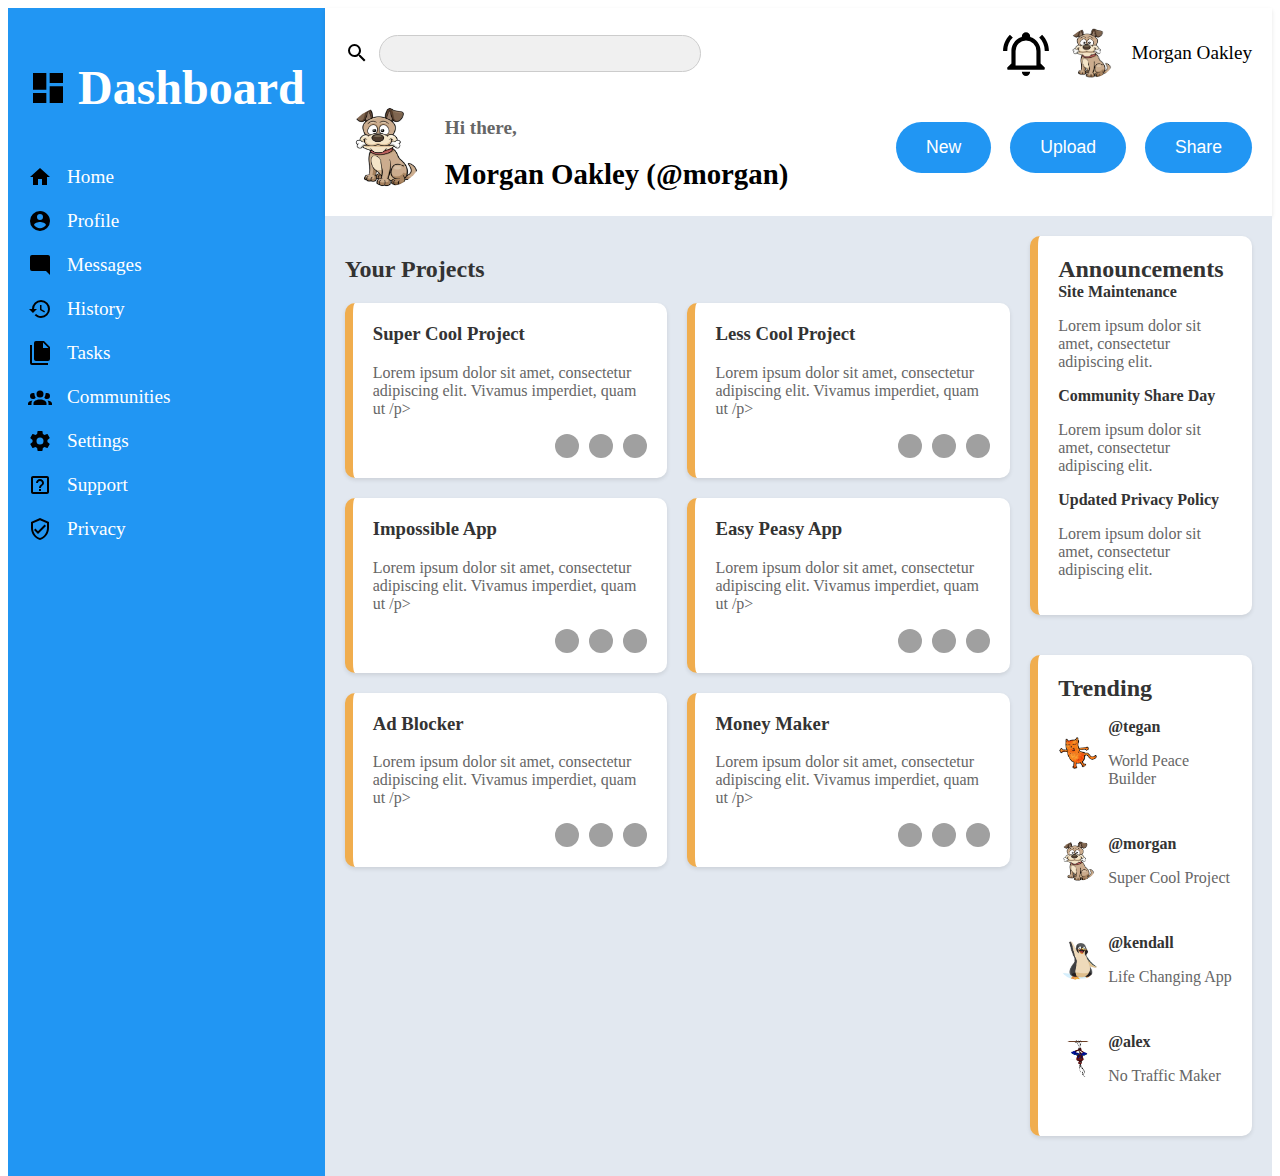
<file: admin_dashboard/index.html>
<!DOCTYPE html>
<html lang="en">
<head>
    <meta charset="UTF-8">
    <meta name="viewport" content="width=device-width, initial-scale=1.0">
    <title>Admin Dashboard</title>
    <link rel="stylesheet" href="style.css">
</head>
<body>
    <div class="container">
        <aside class="sidebar">
            <div class="logo">
                <h1><img src="menu/dashboard.svg" alt="Dashboard"> Dashboard</h1>
            </div>
            <nav>
                <ul>
                    <li><a href="#"><img src="menu/home.svg" alt="Home"> Home</a></li>
                    <li><a href="#"><img src="menu/profile.svg" alt="Profile"> Profile</a></li>
                    <li><a href="#"><img src="menu/message.svg" alt="Messages"> Messages</a></li>
                    <li><a href="#"><img src="menu/history.svg" alt="History"> History</a></li>
                    <li><a href="#"><img src="menu/tasks.svg" alt="Tasks"> Tasks</a></li>
                    <li><a href="#"><img src="menu/communities.svg" alt="Communities"> Communities</a></li>
                </ul>
            </nav>
            <div class="settings">
                <ul>
                    <li><a href="#"><img src="menu/settings.svg" alt="Settings"> Settings</a></li>
                    <li><a href="#"><img src="menu/support.svg" alt="Support"> Support</a></li>
                    <li><a href="#"><img src="menu/privacy.svg" alt="Privacy"> Privacy</a></li>
                </ul>
            </div>
        </aside>
        <header class="header">
            <div class="top-bar">
                <div class="search-bar">
                <img src="menu/search.svg">
                <input type="text">
            </div>
            <div class="user-profile">
                <img src="menu/bell-ring-outline.svg" alt="Notification">
                <img src="avatars/cartoon-dog.webp" alt="User Avatar">
                <span>Morgan Oakley</span>
            </div>
            </div>
            <div class="greeting">
                <div class="user-greeting">
                    <img src="avatars/cartoon-dog.webp" alt="User Avatar">
                    <div>
                        <p><b>Hi there,</b></p>
                        <h2>Morgan Oakley (@morgan)</h2>
                    </div>
                </div>
                <div class="header-buttons">
                    <button>New</button>
                    <button>Upload</button>
                    <button>Share</button>
                </div>
            </div>
        </header>
        <main class="main-content">
            <div class="projects">
                <h2>Your Projects</h2>
                <div class="project-cards">
                    <div class="card">
                        <h3>Super Cool Project</h3>
                        <p>Lorem ipsum dolor sit amet, consectetur adipiscing elit. Vivamus imperdiet, quam ut /p>
                        <div class="card-actions">
                        <span class="star"></span>
                        <span class="eye"></span>
                        <span class="lightbulb"></span>
                    </div>
                    </div>
                    <div class="card">
                        <h3>Less Cool Project</h3>
                        <p>Lorem ipsum dolor sit amet, consectetur adipiscing elit. Vivamus imperdiet, quam ut /p>
                        <div class="card-actions">
                        <span class="star"></span>
                        <span class="eye"></span>
                        <span class="lightbulb"></span>
                    </div>
                    </div>
                    <div class="card">
                        <h3>Impossible App</h3>
                        <p>Lorem ipsum dolor sit amet, consectetur adipiscing elit. Vivamus imperdiet, quam ut /p>
                        <div class="card-actions">
                        <span class="star"></span>
                        <span class="eye"></span>
                        <span class="lightbulb"></span>
                    </div>
                    </div>
                    <div class="card">
                        <h3>Easy Peasy App</h3>
                        <p>Lorem ipsum dolor sit amet, consectetur adipiscing elit. Vivamus imperdiet, quam ut /p>
                        <div class="card-actions">
                        <span class="star"></span>
                        <span class="eye"></span>
                        <span class="lightbulb"></span>
                    </div>
                    </div>
                    <div class="card">
                        <h3>Ad Blocker</h3>
                        <p>Lorem ipsum dolor sit amet, consectetur adipiscing elit. Vivamus imperdiet, quam ut /p>
                        <div class="card-actions">
                        <span class="star"></span>
                        <span class="eye"></span>
                        <span class="lightbulb"></span>
                    </div>
                    </div>
                    <div class="card">
                        <h3>Money Maker</h3>
                        <p>Lorem ipsum dolor sit amet, consectetur adipiscing elit. Vivamus imperdiet, quam ut /p>
                        <div class="card-actions">
                        <span class="star"></span>
                        <span class="eye"></span>
                        <span class="lightbulb"></span>
                    </div>
                    </div>
                </div>
            </div>
            
            <div class="announcements">
                <h2>Announcements</h2>
                <ul>
                    <li>
                        <h4>Site Maintenance</h4>
                        <p>Lorem ipsum dolor sit amet, consectetur adipiscing elit.</p>
                    </li>
                    <li>
                        <h4>Community Share Day</h4>
                        <p>Lorem ipsum dolor sit amet, consectetur adipiscing elit.</p>
                    </li>
                    <li>
                        <h4>Updated Privacy Policy</h4>
                        <p>Lorem ipsum dolor sit amet, consectetur adipiscing elit.</p>
                    </li>
                </ul>
            </div>
            <div class="trending">
                <h2>Trending</h2>
                <ul>
                    <li>
                        <img src="avatars/cartoon-cat-38035371.webp" alt="">
                        <div>
                            <p>@tegan</p>
                            <p>World Peace Builder</p>
                        </div>
                    </li>
                    <li>
                        <img src="avatars/cartoon-dog.webp" alt="">
                        <div>
                            <p>@morgan</p>
                            <p>Super Cool Project</p>
                        </div>
                    </li>
                    <li>
                        <img src="avatars/penguin.webp" alt="">
                        <div>
                            <p>@kendall</p>
                            <p>Life Changing App</p>
                        </div>
                    </li>
                    <li>
                        <img src="avatars/spiderman.webp" alt="">
                        <div>
                            <p>@alex</p>
                            <p>No Traffic Maker</p>
                        </div>
                    </li>
                </ul>
            </div>
        </main>
    </div>
</body>
</html>
</file>
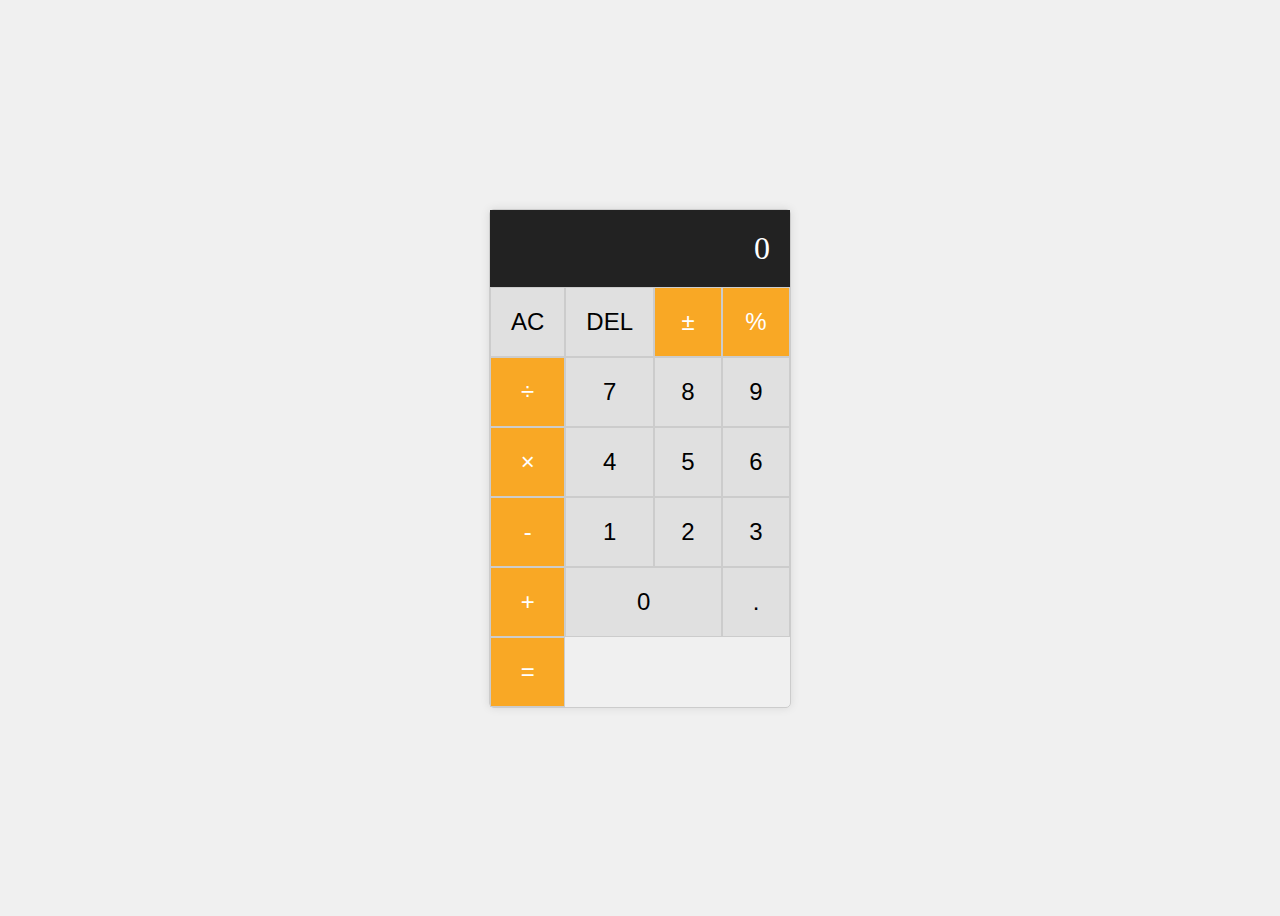
<file: calculator/index.html>
<!DOCTYPE html>
<html lang="en">
<head>
    <meta charset="UTF-8">
    <meta name="viewport" content="width=device-width, initial-scale=1.0">
    <title>Calculator</title>
    <link rel="stylesheet" href="style.css">
</head>
<body>
    <div class="calculator">
        <div class="display"></div>
        <div class="buttons">
            <button class="btn clear">AC</button>
            <button class="btn backspace">DEL</button>
            <button class="btn operator plus-minus">&plusmn;</button>
            <button class="btn operator percentage">%</button>
            <button class="btn operator">&divide;</button>

            <button class="btn">7</button>
            <button class="btn">8</button>
            <button class="btn">9</button>
            <button class="btn operator">&times;</button>

            <button class="btn">4</button>
            <button class="btn">5</button>
            <button class="btn">6</button>
            <button class="btn operator">-</button>

            <button class="btn">1</button>
            <button class="btn">2</button>
            <button class="btn">3</button>
            <button class="btn operator">+</button>

            <button class="btn zero">0</button>
            <button class="btn decimal">.</button>
            <button class="btn operator">=</button>
        </div>
    </div>
    <script src="script.js"></script>
</body>
</html>
</file>
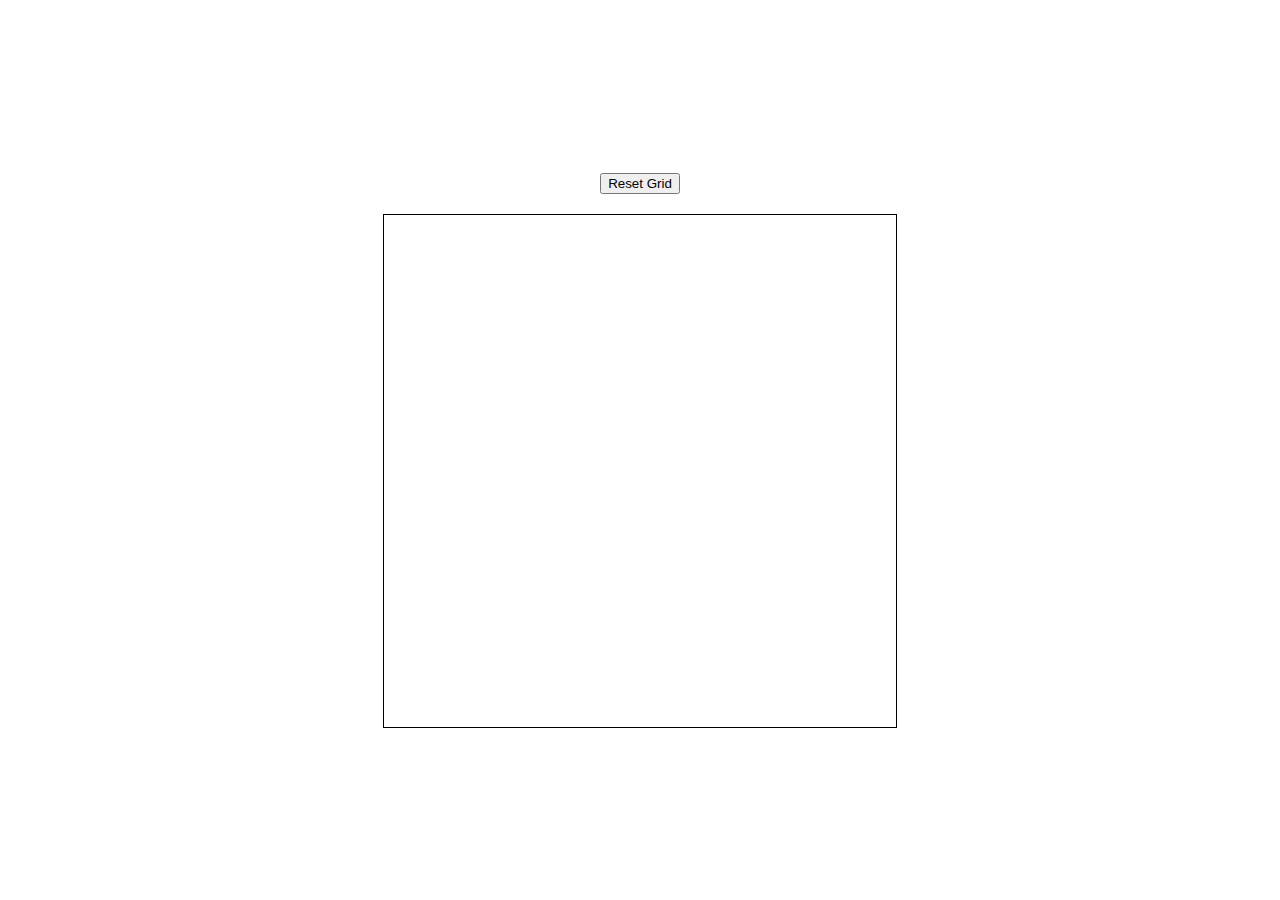
<file: etch_a_sketch/index.html>
<!DOCTYPE html>
<html lang="en">
<head>
    <meta charset="UTF-8">
    <meta name="viewport" content="width=device-width, initial-scale=1.0">
    <title>Etch-a-Sketch</title>
    <link rel="stylesheet" href="style.css">
</head>
<body>
    <button id="reset-button">Reset Grid</button>
    <div id="container"></div>
    <script src="script.js"></script>
</body>
</html>
</file>
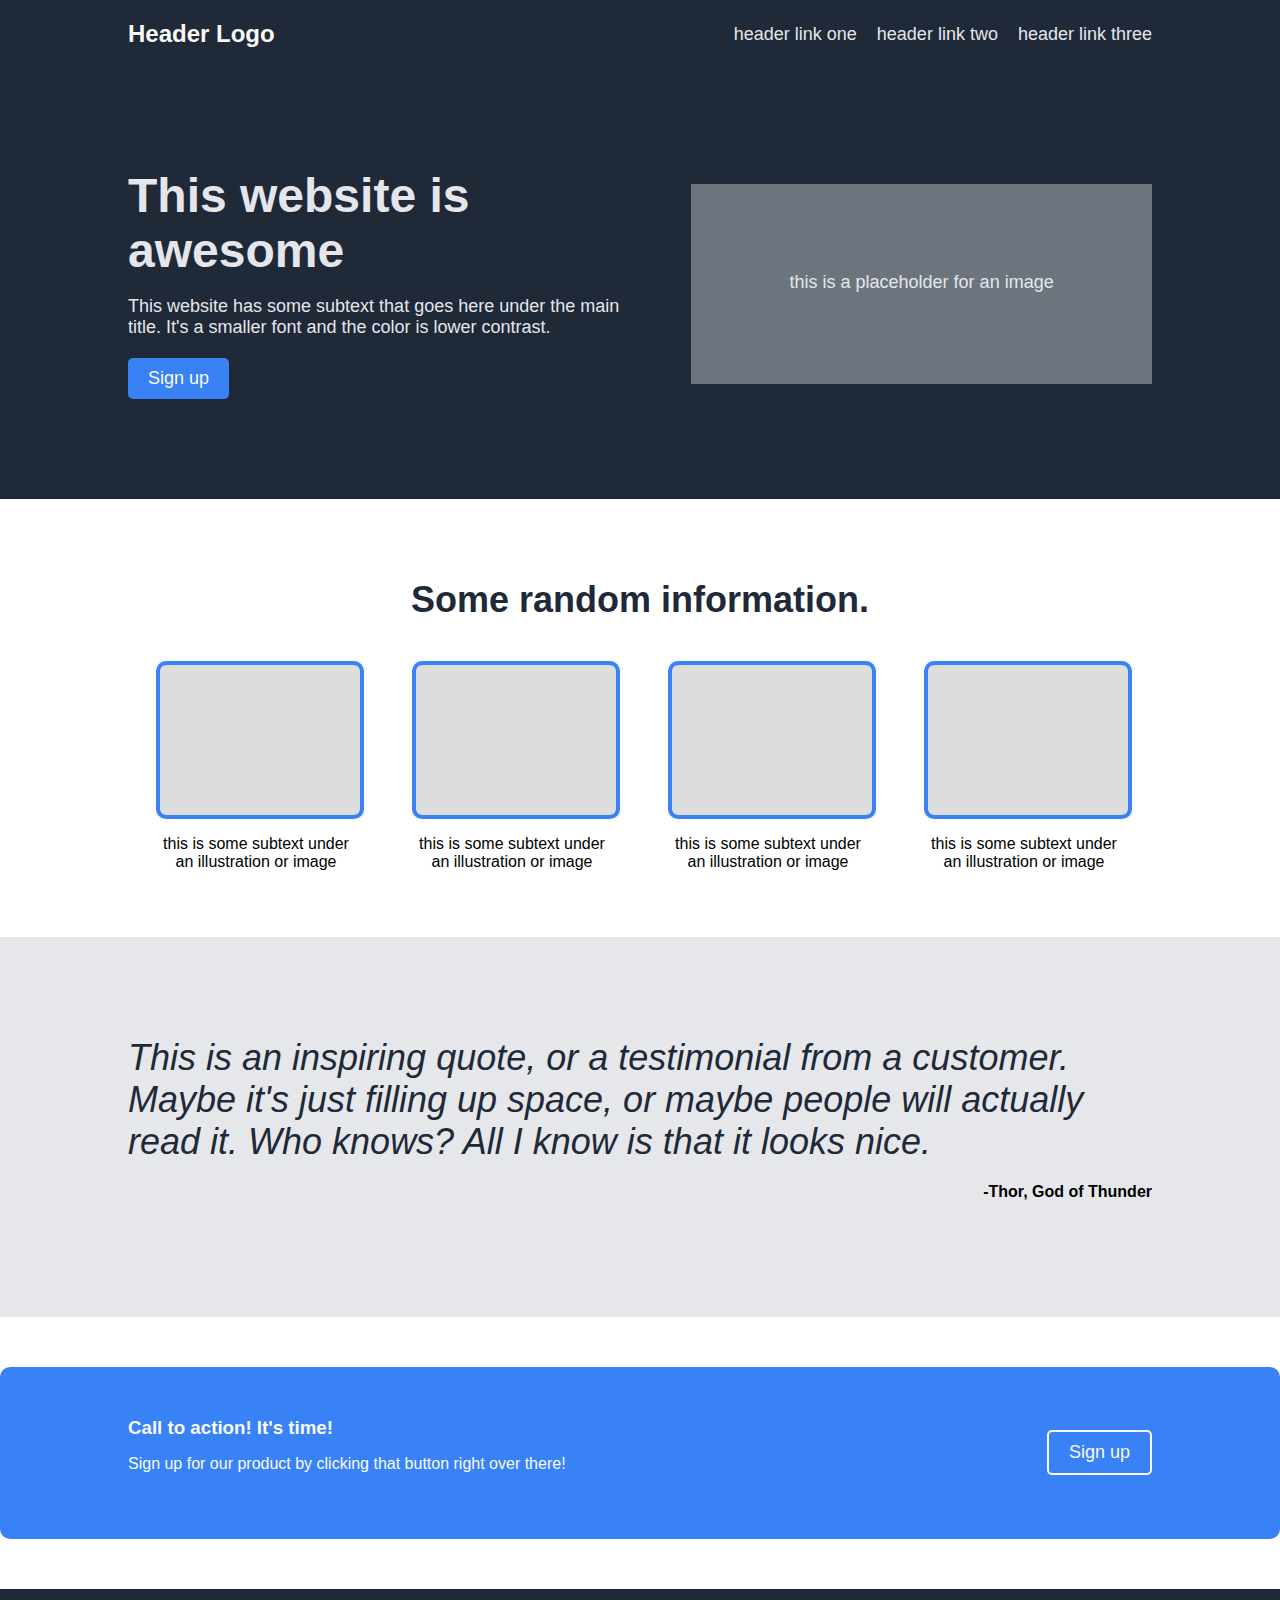
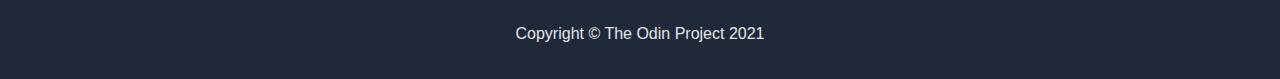
<file: landingpage/index.html>
<!DOCTYPE html>
<html lang="en">
<head>
    <meta charset="UTF-8">
    <meta name="viewport" content="width=device-width, initial-scale=1.0">
    <title>Landing Page</title>
    <link rel="stylesheet" href="style.css">
</head>
<body>
    <header>
        <div class="container">
            <div class="logo">Header Logo</div>
            <nav>
                <ul>
                    <li><a href="#">header link one</a></li>
                    <li><a href="#">header link two</a></li>
                    <li><a href="#">header link three</a></li>
                </ul>
            </nav>
        </div>
    </header>

    <section class="hero">
        <div class="container">
            <div class="hero-text">
                <h1>This website is awesome</h1>
                <p>This website has some subtext that goes here under the main title. It's a smaller font and the color is lower contrast.</p>
                <button>Sign up</button>
            </div>
            <div class="hero-image">
                <p>this is a placeholder for an image</p>
            </div>
        </div>
    </section>

    <section class="info">
        <div class="container">
            <h2>Some random information.</h2>
            <div class="info-boxes">
                <div class="box">
                    <div class="box-image"></div>
                    <p>this is some subtext under an illustration or image</p>
                </div>
                <div class="box">
                    <div class="box-image"></div>
                    <p>this is some subtext under an illustration or image</p>
                </div>
                <div class="box">
                    <div class="box-image"></div>
                    <p>this is some subtext under an illustration or image</p>
                </div>
                <div class="box">
                    <div class="box-image"></div>
                    <p>this is some subtext under an illustration or image</p>
                </div>
            </div>
        </div>
    </section>

    <section class="quote">
        <div class="container">
            <p class="quote-text">This is an inspiring quote, or a testimonial from a customer. Maybe it's just filling up space, or maybe people will actually read it. Who knows? All I know is that it looks nice.</p>
            <p class="quote-author">-Thor, God of Thunder</p>
        </div>
    </section>

    <section class="cta">
        <div class="container">
            <div class="cta-text">
                <h3>Call to action! It's time!</h3>
                <p>Sign up for our product by clicking that button right over there!</p>
            </div>
            <button>Sign up</button>
        </div>
    </section>

    <footer>
        <div class="container">
            <p>Copyright &copy; The Odin Project 2021</p>
        </div>
    </footer>
</body>
</html>
</file>
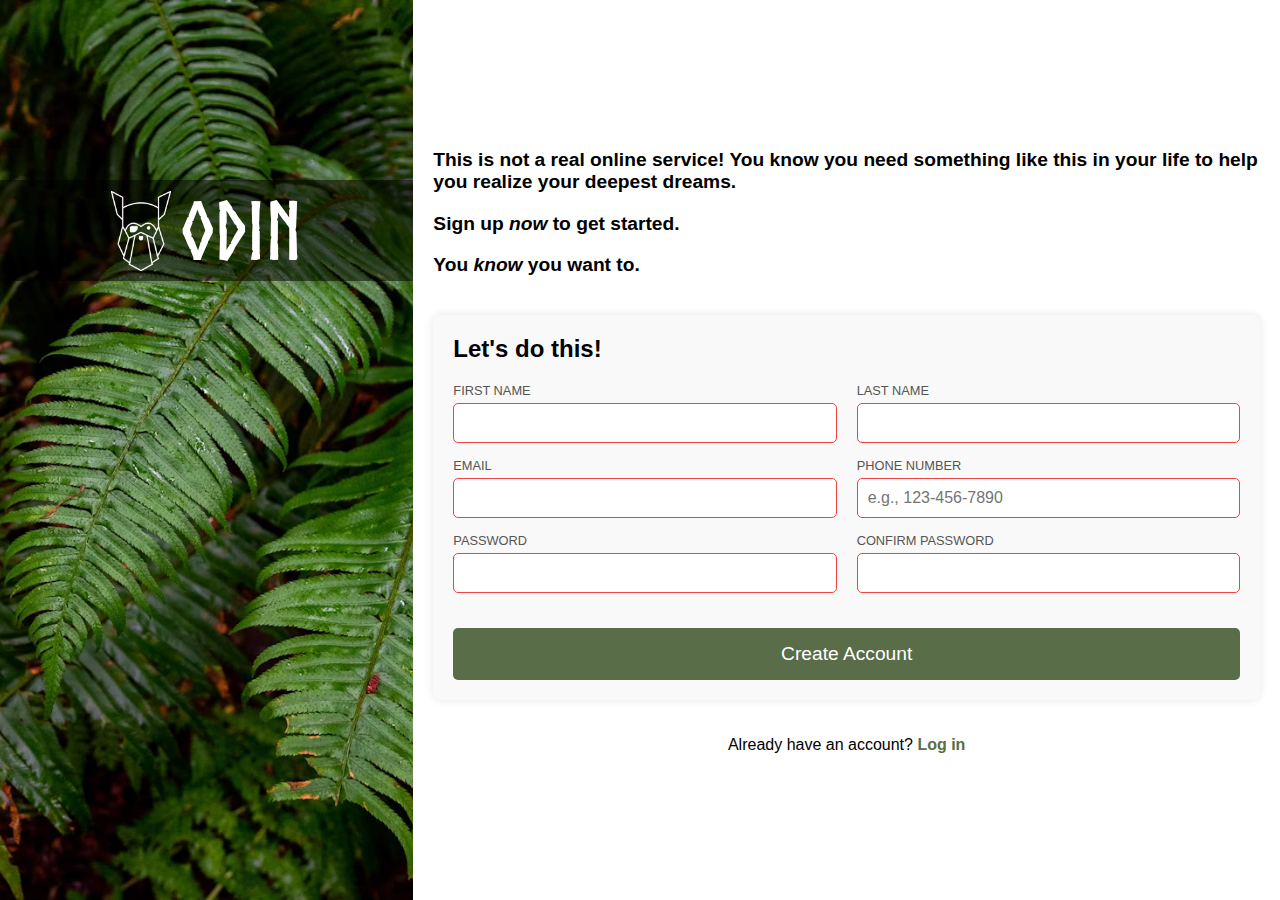
<file: signup_form/index.html>
<!DOCTYPE html>
<html lang="en">
<head>
    <meta charset="UTF-8">
    <meta name="viewport" content="width=device-width, initial-scale=1.0">
    <title>Sign Up Form</title>
    <link rel="stylesheet" href="style.css">
</head>
<body>
    <div class="container">
        <div class="left-section">
            <div class="logo-overlay">
                <img src="odin-lined.png" alt="Odin Logo" class="logo">
                <div class="logo-text">ODIN</div>
            </div>
            <img src="photo-1585202900225-6d3ac20a6962.avif" alt="Background Image" class="background-image">
        </div>
        <div class="right-section">
            <div class="form-header">
                <p>This is not a real online service! You know you need something like this in your life to help you realize your deepest dreams.</p>
                <p>Sign up <em>now</em> to get started.</p>
                <p>You <em>know</em> you want to.</p>
            </div>
            <div class="form-container">
                <h2>Let's do this!</h2>
                <form action="#" method="post">
                    <div class="form-row">
                        <div class="input-group">
                            <label for="first_name">FIRST NAME</label>
                            <input type="text" id="first_name" name="first_name" required>
                        </div>
                        <div class="input-group">
                            <label for="last_name">LAST NAME</label>
                            <input type="text" id="last_name" name="last_name" required>
                        </div>
                    </div>
                    <div class="form-row">
                        <div class="input-group">
                            <label for="email">EMAIL</label>
                            <input type="email" id="email" name="email" required>
                        </div>
                        <div class="input-group">
                            <label for="phone_number">PHONE NUMBER</label>
                            <input type="tel" id="phone_number" name="phone_number" pattern="[0-9]{3}-[0-9]{3}-[0-9]{4}" placeholder="e.g., 123-456-7890" required>
                        </div>
                    </div>
                    <div class="form-row">
                        <div class="input-group">
                            <label for="password">PASSWORD</label>
                            <input type="password" id="password" name="password" required pattern="^(?=.*[A-Za-z])(?=.*\d)[A-Za-z\d]{8,}$" title="Must contain at least one letter and one number, and at least 8 or more characters">
                        </div>
                        <div class="input-group">
                            <label for="confirm_password">CONFIRM PASSWORD</label>
                            <input type="password" id="confirm_password" name="confirm_password" required pattern="^(?=.*[A-Za-z])(?=.*\d)[A-Za-z\d]{8,}$" title="Must contain at least one letter and one number, and at least 8 or more characters">
                        </div>
                    </div>
                    <button type="submit" class="create-account-btn">Create Account</button>
                </form>
            </div>
            <div class="login-section">
                <p>Already have an account? <a href="#">Log in</a></p>
            </div>
        </div>
    </div>
</body>
</html>
</file>
<file: admin_dashboard/style.css>
.container {
    display: grid;
    grid-template-columns: 1fr 5fr;
    grid-template-rows: auto 1fr;
    height: 100vh;
}

.sidebar {
    grid-row: 1 / 3;
    background-color: #2196f3; /* Solid blue background */
    color: white;
    padding: 20px;
}

.sidebar .logo {
    margin-bottom: 50px;
    font-size: 1.5rem;
}

.sidebar nav ul, .sidebar .settings ul {
    list-style: none;
    padding: 0;
    margin: 0;
}

.sidebar nav ul li, .sidebar .settings ul li {
    margin-bottom: 20px;
}

.sidebar .logo h1 {
    display: flex;
    align-items: center;
}

.sidebar .logo img {
    width: 40px;
    height: 40px;
    margin-right: 10px;
}

.sidebar a {
    color: white;
    text-decoration: none;
    font-size: 1.2rem;
    display: flex;
    align-items: center;
}

.sidebar a img {
    width: 24px;
    height: 24px;
    margin-right: 15px;
}

.header {
    grid-column: 2 / 3;
    padding: 20px;
    background-color: white; /* White background */
    box-shadow: 0 2px 4px rgba(0,0,0,0.1); /* Light shadow */
}

.top-bar {
    display: flex;
    justify-content: space-between;
    align-items: center;
    margin-bottom: 20px;
}

.search-bar {
    display: flex;
    align-items: center;
}

.search-bar img {
    width: 24px;
    height: 24px;
    margin-right: 10px;
}

.search-bar input {
    width: 300px;
    padding: 10px;
    border-radius: 20px;
    border: 1px solid #ccc;
    background-color: #f0f0f0; /* Greyed placeholder */
}

.user-profile {
    display: flex;
    align-items: center;
}

.user-profile img {
    width: 50px;
    height: 50px;
    border-radius: 50%;
    margin-right: 15px;
}

.user-profile span {
    font-size: 1.2rem;
}

.greeting {
    display: flex;
    justify-content: space-between;
    align-items: center;
}

.user-greeting {
    display: flex;
    align-items: center;
}

.user-greeting img {
    width: 80px;
    height: 80px;
    border-radius: 50%;
    margin-right: 20px;
}

.user-greeting p {
    color: #666; /* Lighter gray for greeting */
    font-size: 1.2rem;
}

.user-greeting h2 {
    margin: 5px 0;
    font-size: 1.8rem;
}

.header-buttons button {
    background-color: #2196f3; /* Blue background */
    color: white;
    border: none;
    padding: 15px 30px;
    border-radius: 30px; /* Rounded corners */
    margin-left: 15px;
    cursor: pointer;
    transition: background-color 0.3s ease; /* Hover effect */
    font-size: 1.1rem;
}

.header-buttons button:hover {
    background-color: #1976d2;
}

.main-content {
    grid-column: 2 / 3;
    grid-row: 2 / 3;
    display: grid;
    grid-template-columns: 3fr 1fr;
    grid-template-rows: auto auto;
    gap: 20px;
    padding: 20px;
    background-color: #e2e8f0;
}

.projects {
    grid-column: 1 / 2;
    grid-row: 1 / 3;
}

.projects h2 {
    margin-bottom: 20px;
    color: #333; /* Dark gray for main text */
}

.project-cards {
    display: grid;
    grid-template-columns: repeat(2, 1fr);
    gap: 20px;
}

.card {
    background-color: white;
    padding: 20px;
    border-radius: 10px;
    box-shadow: 0 2px 4px rgba(0,0,0,0.1); /* Slight shadow */
    border-left: 8px solid #f0ad4e; /* Yellow/orange vertical border */
    transition: transform 0.3s ease, box-shadow 0.3s ease; /* Hover effect */
}

.card:hover {
    transform: translateY(-5px);
    box-shadow: 0 4px 8px rgba(0,0,0,0.2);
}

.card h3 {
    margin-top: 0;
    color: #333; /* Dark gray for main text */
}

.card p {
    color: #666; /* Lighter gray for descriptions */
}

.card-actions {
    display: flex;
    justify-content: flex-end;
    gap: 10px;
    margin-top: 15px;
}

.card-actions span {
    width: 24px;
    height: 24px;
    background-color: #a0a0a0; /* Lighter gray for icons */
    border-radius: 50%;
}

.announcements {
    grid-column: 2 / 3;
    grid-row: 1 / 2;
    background-color: white; /* White background */
    padding: 20px;
    border-radius: 10px;
    box-shadow: 0 2px 4px rgba(0,0,0,0.1); /* Light shadow */
    margin-bottom: 20px;
    border-left: 8px solid #f0ad4e; /* Yellow/orange vertical border */
    transition: transform 0.3s ease, box-shadow 0.3s ease; /* Hover effect */
}

.announcements:hover {
    transform: translateY(-5px);
    box-shadow: 0 4px 8px rgba(0,0,0,0.2);
}

.trending {
    grid-column: 2 / 3;
    grid-row: 2 / 3;
    background-color: white; /* White background */
    padding: 20px;
    border-radius: 10px;
    box-shadow: 0 2px 4px rgba(0,0,0,0.1); /* Light shadow */
    margin-bottom: 20px;
    border-left: 8px solid #f0ad4e; /* Yellow/orange vertical border */
    transition: transform 0.3s ease, box-shadow 0.3s ease; /* Hover effect */
}

.trending:hover {
    transform: translateY(-5px);
    box-shadow: 0 4px 8px rgba(0,0,0,0.2);
}

.announcements h2, .trending h2 {
    margin-top: 0;
    margin-bottom: 0;
    color: #333;
}

.announcements ul, .trending ul {
    list-style: none;
    padding: 0;
    margin: 0;
}

.announcements li {
    margin-bottom: 15px;
    padding-bottom: 0;
    border-bottom: none;
}

.announcements li:last-child {
    border-bottom: none;
    margin-bottom: 0;
    padding-bottom: 0;
}

.announcements h4 {
    margin: 0 0 5px 0;
    color: #333;
}

.announcements p {
    color: #666;
}

.trending li {
    display: flex;
    align-items: center;
    margin-bottom: 15px;
}

.trending img {
    width: 40px;
    height: 40px;
    border-radius: 50%;
    margin-right: 10px;
    background-color: #ccc; /* Placeholder for avatar */
}

.trending div p:first-child {
    font-weight: bold;
    color: #333;
}

.trending div p:last-child {
    color: #666;
}
</file>
<file: calculator/style.css>
body {
    display: flex;
    justify-content: center;
    align-items: center;
    height: 100vh;
    background-color: #f0f0f0;
}

.calculator {
    border: 1px solid #ccc;
    border-radius: 5px;
    box-shadow: 0 0 10px rgba(0, 0, 0, 0.1);
    width: 300px;
}

.display {
    background-color: #222;
    color: #fff;
    font-size: 2em;
    padding: 20px;
    text-align: right;
}

.buttons {
    display: grid;
    grid-template-columns: repeat(4, 1fr);
}

.btn {
    background-color: #e0e0e0;
    border: 1px solid #ccc;
    font-size: 1.5em;
    padding: 20px;
    cursor: pointer;
}

.btn:hover {
    background-color: #d0d0d0;
}

.btn.operator {
    background-color: #f9a825;
    color: #fff;
}

.btn.operator:hover {
    background-color: #f57f17;
}

.btn.zero {
    grid-column: span 2;
}
</file>
<file: etch_a_sketch/style.css>
body {
    display: flex;
    flex-direction: column;
    align-items: center;
    justify-content: center;
    min-height: 100vh;
    margin: 0;
    gap: 20px;
}

#container {
    display: flex;
    flex-wrap: wrap;
    width: 512px;
    height: 512px;
    border: 1px solid black;
}

.grid-square {
    box-sizing: border-box; 
}
</file>
<file: landingpage/style.css>
/* General Styles */
body {
    font-family: 'Roboto', sans-serif;
    margin: 0;
    padding: 0;
}

.container {
    width: 80%;
    margin: 0 auto;
}

/* Header */
header {
    background-color: #1F2937;
    color: #E5E6EB;
    padding: 20px 0;
}

header .container {
    display: flex;
    justify-content: space-between;
    align-items: center;
}

.logo {
    font-size: 24px;
    color: #F9FAF8;
    font-weight: bold;
}

nav ul {
    list-style: none;
    margin: 0;
    padding: 0;
    display: flex;
}

nav ul li {
    margin-left: 20px;
}

nav ul li a {
    text-decoration: none;
    color: #E5E6EB;
    font-size: 18px;
}

/* Hero Section */
.hero {
    background-color: #1F2937;
    color: #E5E6EB;
    padding: 100px 0;
}

.hero .container {
    display: flex;
    justify-content: space-between;
    align-items: center;
}

.hero-text {
    width: 50%;
}

.hero-image {
    width: 45%;
    height: 200px;
    background-color: #6c757d;
    display: flex;
    justify-content: center;
    align-items: center;
}

.hero h1 {
    font-size: 48px;
    font-weight: 900;
    margin: 0;
}

.hero p {
    font-size: 18px;
    margin-bottom: 20px;
}

.hero button {
    background-color: #3882f6;
    color: #F9FAF8;
    border: none;
    padding: 10px 20px;
    border-radius: 5px;
    font-size: 18px;
    cursor: pointer;
}

/* Info Section */
.info {
    padding: 50px 0;
}

.info h2 {
    font-size: 36px;
    color: #1F2937;
    font-weight: 900;
    text-align: center;
    margin-bottom: 40px;
}

.info-boxes {
    display: flex;
    justify-content: space-around;
}

.box {
    width: 200px;
    text-align: center;
}

.box-image {
    width: 100%;
    height: 150px;
    background-color: #ddd;
    border: 4px solid #3882f6;
    border-radius: 10px;
    margin-bottom: 10px;
}

/* Quote Section */
.quote {
    background-color: #E5E7EB;
    padding: 100px 0;
}

.quote-text {
    font-size: 36px;
    font-style: italic;
    color: #1F2937;
    font-weight: 300;
    margin: 0;
}

.quote-author {
    text-align: right;
    font-weight: bold;
    margin-top: 20px;
}

/* CTA Section */
.cta {
    background-color: #3882f6;
    color: #F9FAF8;
    padding: 50px 0;
    margin: 50px auto;
    border-radius: 10px;
}

.cta .container {
    display: flex;
    justify-content: space-between;
    align-items: center;
}

.cta h3 {
    margin: 0;
}

.cta button {
    background-color: transparent;
    color: #F9FAF8;
    border: 2px solid #F9FAF8;
    padding: 10px 20px;
    border-radius: 5px;
    font-size: 18px;
    cursor: pointer;
}

/* Footer */
footer {
    background-color: #1F2937;
    color: #E5E6EB;
    text-align: center;
    padding: 20px 0;
}
</file>
<file: signup_form/style.css>
/* General styles */
body {
    margin: 0;
    font-family: sans-serif;
    display: flex;
    min-height: 100vh;
    background-color: #f0f0f0;
}

.container {
    display: flex;
    width: 100%;
}

/* Left Section - Image and Logo */
.left-section {
    position: relative;
    flex: 1;
    display: flex;
    justify-content: center;
    align-items: center;
    min-width: 300px; /* Adjust as needed */
}

.background-image {
    width: 100%;
    height: 100%;
    object-fit: cover;
    position: absolute;
    z-index: -1;
}

.logo-overlay {
    position: absolute;
    top: 20%; /* Adjust as needed */
    background-color: rgba(0, 0, 0, 0.5); /* Dark, semi-transparent background */
    color: white;
    padding: 10px 0;
    display: flex;
    align-items: center;
    justify-content: center;
    width: 100%;
}

.logo {
    height: 80px; /* Adjust as needed */
    margin-right: 10px;
}

@font-face {
    font-family: 'Norse-Bold';
    src: url('Norse-Bold.otf') format('opentype');
}

.logo-text {
    font-family: 'Norse-Bold', sans-serif;
    font-size: 5rem;
}

/* Right Section - Form */
.right-section {
    flex: 2;
    display: flex;
    flex-direction: column;
    justify-content: center;
    padding: 20px;
    background-color: #fff;
}

.form-header {
    margin-bottom: 20px;
    font-size: 1.2rem;
    font-weight: bold;
}

.form-header em {
    font-style: italic;
}

.form-container {
    background-color: #f9f9f9;
    padding: 20px;
    border-radius: 8px;
    box-shadow: 0 0 10px rgba(0, 0, 0, 0.1);
}

.form-container h2 {
    margin-top: 0;
    margin-bottom: 20px;
}

form {
    display: flex;
    flex-direction: column;
}

.form-row {
    display: flex;
    gap: 20px;
    margin-bottom: 15px;
}

.input-group {
    flex: 1;
    display: flex;
    flex-direction: column;
}

label {
    font-size: 0.8rem;
    color: #555;
    margin-bottom: 5px;
}

input[type="text"],
input[type="email"],
input[type="tel"],
input[type="password"] {
    padding: 10px;
    border: 1px solid #E5E7EB; /* Default border */
    border-radius: 5px;
    font-size: 1rem;
}

input:focus {
    outline: none;
    border-color: #3b82f6; /* Blue border on focus */
    box-shadow: 0 0 0 3px rgba(59, 130, 246, 0.2); /* Subtle box-shadow */
}

input:invalid {
    border-color: #ef4444; /* Red border for invalid input */
}

.create-account-btn {
    background-color: #596D48; /* Specified button color */
    color: white;
    padding: 15px 20px;
    border: none;
    border-radius: 5px;
    font-size: 1.2rem;
    cursor: pointer;
    margin-top: 20px;
}

.create-account-btn:hover {
    opacity: 0.9;
}

.login-section {
    margin-top: 20px;
    font-size: 1rem;
    text-align: center;
}

.login-section a {
    color: #596D48;
    text-decoration: none;
    font-weight: bold;
}

.login-section a:hover {
    text-decoration: underline;
}
</file>
